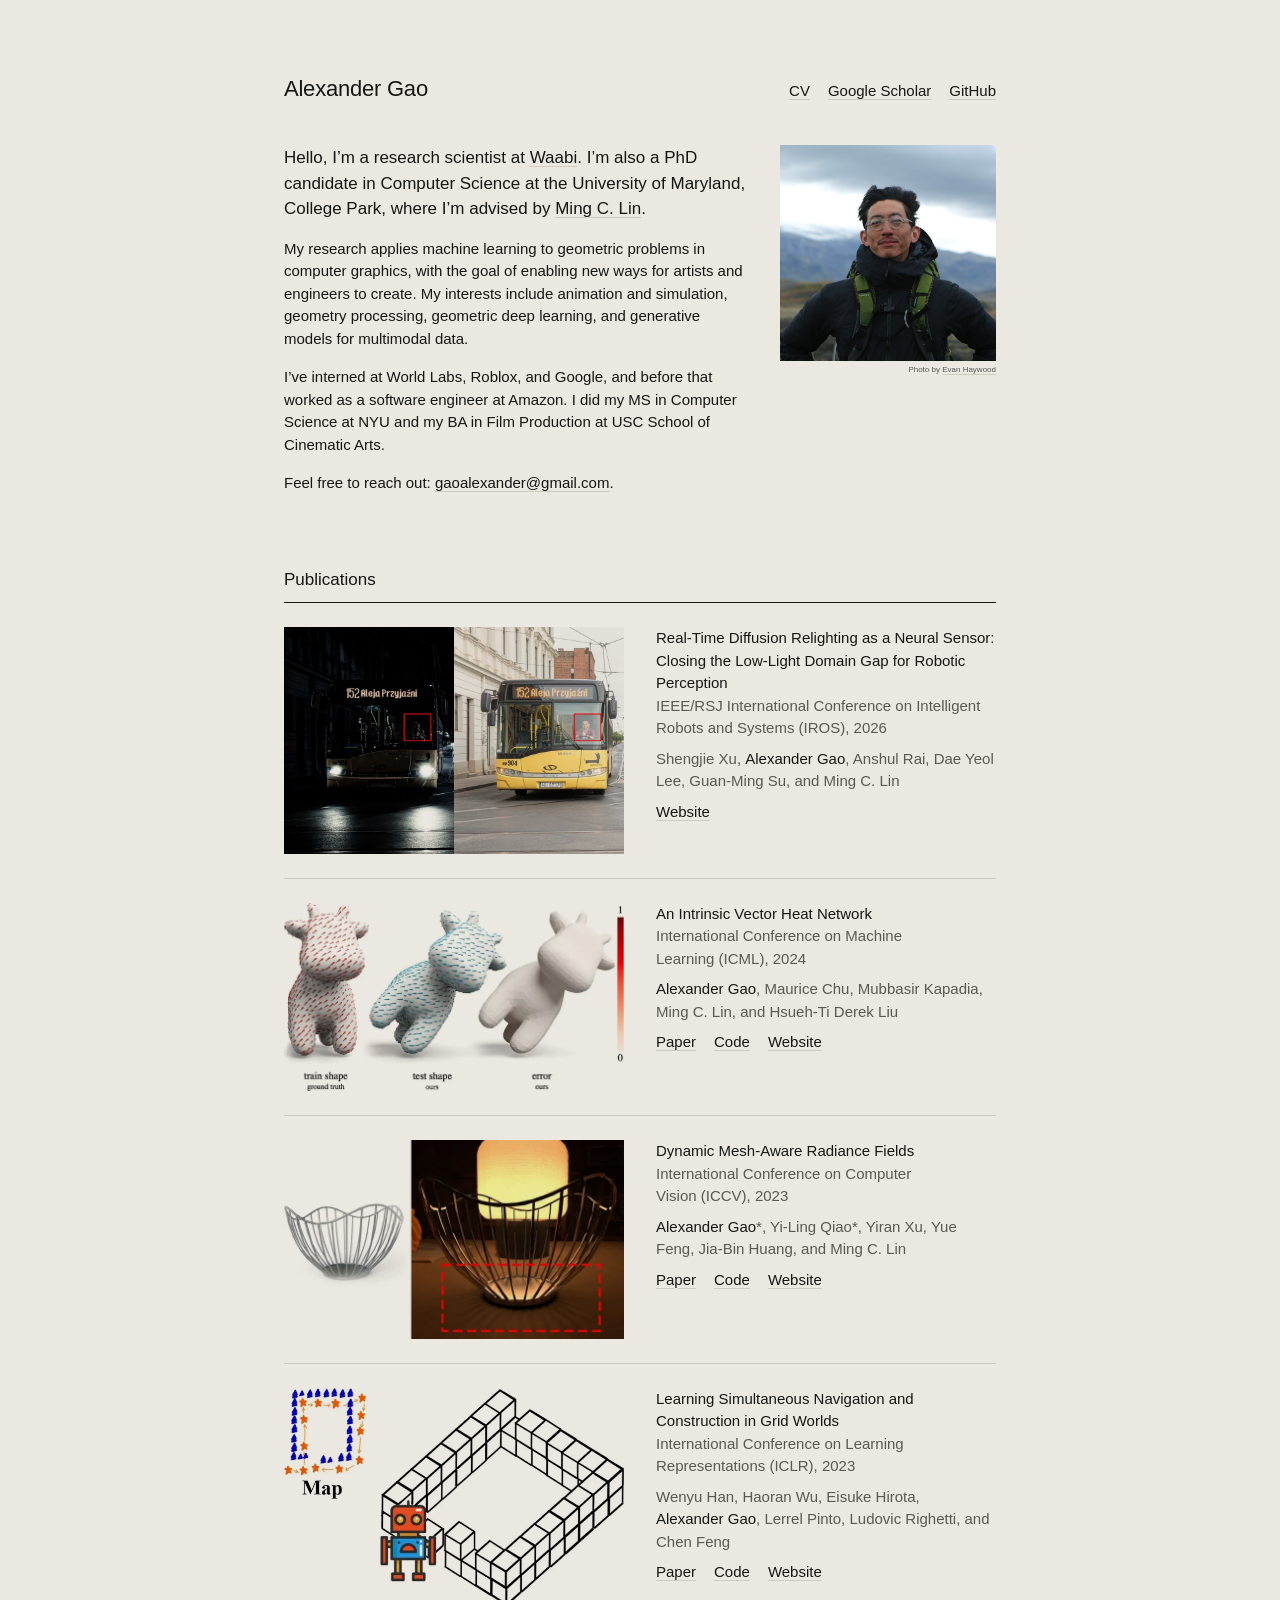
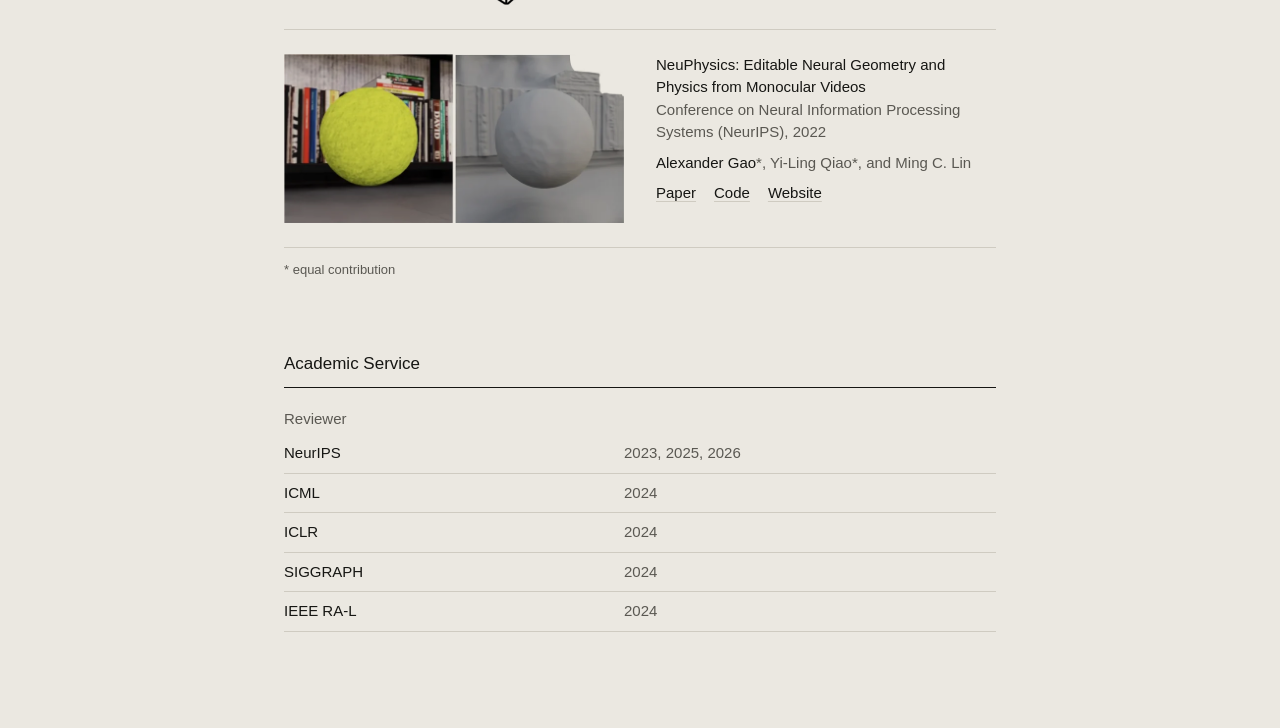
<file: index.html>
<!DOCTYPE html>
<html lang="en">
<head>
    <meta charset="UTF-8">
    <meta name="viewport" content="width=device-width, initial-scale=1">
    <meta name="theme-color" content="#ebe8e1">
    <meta name="color-scheme" content="light">
    <title>Alexander Gao</title>
    <meta name="author" content="Alexander Gao">
    <meta name="description" content="Alexander Gao. Research on machine learning for geometry, animation, simulation, and computer graphics.">
    <meta property="og:title" content="Alexander Gao">
    <meta property="og:description" content="Research on machine learning for geometry, animation, simulation, and computer graphics.">
    <meta property="og:image" content="https://gaoalexander.github.io/images/profile.jpg">
    <meta property="og:url" content="https://gaoalexander.github.io/">
    <meta property="og:type" content="website">
    <link rel="stylesheet" href="stylesheet.css">
    <link rel="icon" type="image/png" href="images/favicon.png">
</head>

<body>
<main>
    <header>
        <h1>Alexander Gao</h1>
        <nav>
            <a href="data/AlexanderGao_CV.pdf">CV</a>
            <a href="https://scholar.google.com/citations?user=uoNPrRUAAAAJ">Google Scholar</a>
            <a href="https://github.com/gaoalexander/">GitHub</a>
        </nav>
    </header>

    <section class="intro">
        <div class="text">
            <p>Hello, I’m a research scientist at <a href="https://waabi.ai/">Waabi</a>. I’m also a PhD candidate in
               Computer Science at the University of Maryland, College Park, where I’m advised by
               <a href="https://www.cs.umd.edu/~lin/">Ming C. Lin</a>.</p>
            <p>My research applies machine learning to geometric problems in computer graphics, with the
               goal of enabling new ways for artists and engineers to create. My interests include
               animation and simulation, geometry processing, geometric deep learning, and generative
               models for multimodal data.</p>
            <p>I’ve interned at World Labs, Roblox, and Google, and before that worked as a software
               engineer at Amazon. I did my MS in Computer Science at NYU and my BA in Film Production
               at USC School of Cinematic Arts.</p>
            <p>Feel free to reach out: <a href="mailto:gaoalexander@gmail.com">gaoalexander@gmail.com</a>.</p>
        </div>
        <figure>
            <img src="images/profile.jpg" alt="Alexander Gao in Iceland" width="800" height="800">
            <figcaption>Photo by <a href="https://www.blackramsound.com/about-3">Evan Haywood</a></figcaption>
        </figure>
    </section>

    <h2>Publications</h2>

    <article class="pub">
        <a class="thumb" href="https://shengjie-xu.com/conferences/2026_IROS_neural-sensor/">
            <img src="images/relighting.webp" alt="A bus at night, dark on the left and relit by the diffusion model on the right">
        </a>
        <div class="body">
            <a class="title" href="https://shengjie-xu.com/conferences/2026_IROS_neural-sensor/">Real-Time Diffusion Relighting as a Neural Sensor: Closing the <span class="nowrap">Low-Light</span> Domain Gap for Robotic Perception</a>
            <div class="venue">IEEE/RSJ International Conference on Intelligent Robots and Systems (IROS),&nbsp;2026</div>
            <p class="authors">Shengjie Xu, <b>Alexander Gao</b>, Anshul Rai, Dae Yeol Lee, Guan-Ming Su, and Ming C. Lin</p>
            <div class="links">
                <a href="https://shengjie-xu.com/conferences/2026_IROS_neural-sensor/">Website</a>
            </div>
        </div>
    </article>

    <article class="pub">
        <a class="thumb" href="https://gaoalexander.github.io/vector-heat-network/">
            <img src="images/vhn.webp" alt="Vector fields on a train shape, a test shape, and an error map">
        </a>
        <div class="body">
            <a class="title" href="https://gaoalexander.github.io/vector-heat-network/">An Intrinsic Vector Heat Network</a>
            <div class="venue">International Conference on Machine Learning (ICML),&nbsp;2024</div>
            <p class="authors"><b>Alexander Gao</b>, Maurice Chu, Mubbasir Kapadia, Ming C. Lin, and Hsueh-Ti Derek Liu</p>
            <div class="links">
                <a href="https://arxiv.org/abs/2406.09648">Paper</a>
                <a href="https://github.com/gaoalexander/vector-heat-net/">Code</a>
                <a href="https://gaoalexander.github.io/vector-heat-network/">Website</a>
            </div>
        </div>
    </article>

    <article class="pub">
        <a class="thumb" href="https://mesh-aware-rf.github.io/">
            <img src="images/dmrf.webp" alt="A wireframe lamp mesh and its rendering inside a radiance field">
        </a>
        <div class="body">
            <a class="title" href="https://mesh-aware-rf.github.io/">Dynamic Mesh-Aware Radiance Fields</a>
            <div class="venue">International Conference on Computer Vision (ICCV),&nbsp;2023</div>
            <p class="authors"><b>Alexander Gao</b>*, Yi-Ling Qiao*, Yiran Xu, Yue Feng, Jia-Bin Huang, and Ming C. Lin</p>
            <div class="links">
                <a href="https://arxiv.org/abs/2309.04581">Paper</a>
                <a href="https://github.com/YilingQiao/DMRF">Code</a>
                <a href="https://mesh-aware-rf.github.io/">Website</a>
            </div>
        </div>
    </article>

    <article class="pub">
        <a class="thumb" href="https://ai4ce.github.io/SNAC_ICLR/">
            <img src="images/snac.webp" alt="A robot building a structure of blocks from a map">
        </a>
        <div class="body">
            <a class="title" href="https://ai4ce.github.io/SNAC_ICLR/">Learning Simultaneous Navigation and Construction in Grid Worlds</a>
            <div class="venue">International Conference on Learning Representations (ICLR),&nbsp;2023</div>
            <p class="authors">Wenyu Han, Haoran Wu, Eisuke Hirota, <b>Alexander Gao</b>, Lerrel Pinto, Ludovic Righetti, and Chen Feng</p>
            <div class="links">
                <a href="https://openreview.net/forum?id=NEtep2C7yD">Paper</a>
                <a href="https://github.com/ai4ce/SNAC">Code</a>
                <a href="https://ai4ce.github.io/SNAC_ICLR/">Website</a>
            </div>
        </div>
    </article>

    <article class="pub">
        <a class="thumb" href="https://sites.google.com/view/neuphysics">
            <img src="images/neuphysics.webp" alt="A tennis ball in a video frame and its reconstructed geometry">
        </a>
        <div class="body">
            <a class="title" href="https://sites.google.com/view/neuphysics">NeuPhysics: Editable Neural Geometry and Physics from Monocular&nbsp;Videos</a>
            <div class="venue">Conference on Neural Information Processing Systems (NeurIPS),&nbsp;2022</div>
            <p class="authors"><b>Alexander Gao</b>*, Yi-Ling Qiao*, and Ming C. Lin</p>
            <div class="links">
                <a href="https://arxiv.org/abs/2210.12352">Paper</a>
                <a href="https://github.com/gaoalexander/neuphysics">Code</a>
                <a href="https://sites.google.com/view/neuphysics">Website</a>
            </div>
        </div>
    </article>
    <p class="footnote">* equal contribution</p>

    <h2>Academic Service</h2>
    <p class="service-lead">Reviewer</p>
    <dl class="service">
        <dt>NeurIPS</dt><dd>2023, 2025, 2026</dd>
        <dt>ICML</dt><dd>2024</dd>
        <dt>ICLR</dt><dd>2024</dd>
        <dt>SIGGRAPH</dt><dd>2024</dd>
        <dt>IEEE RA-L</dt><dd>2024</dd>
    </dl>

</main>
</body>
</html>
</file>
<file: stylesheet.css>
:root {
  --ink: #161613;
  --ink-2: #5a5852;
  --hair: #cfcbc1;
  --ground: #ebe8e1;
  --accent: #ff4a00;
}

body {
  margin: 0;
  background: var(--ground);
  color: var(--ink);
  font-family: 'Helvetica Neue', Helvetica, Arial, sans-serif;
  font-size: 15px;
  line-height: 1.5;
  -webkit-font-smoothing: antialiased;
}

main {
  max-width: 712px;
  margin: 0 auto;
  padding: 72px 40px 96px;
}

p {
  margin: 0;
}

a {
  color: inherit;
  text-decoration: underline;
  text-decoration-thickness: 1px;
  text-underline-offset: 3px;
  text-decoration-color: var(--hair);
}

a:hover {
  color: var(--accent);
  text-decoration-color: var(--accent);
}

a:focus-visible {
  outline: 2px solid var(--accent);
  outline-offset: 2px;
}

::selection {
  background: #ffd3bf;
  color: var(--ink);
}

img {
  display: block;
  max-width: 100%;
  height: auto;
}

header {
  display: flex;
  justify-content: space-between;
  align-items: baseline;
  gap: 24px;
  flex-wrap: wrap;
}

h1 {
  margin: 0;
  font-size: 22px;
  font-weight: 500;
  letter-spacing: -0.01em;
}

h1 a {
  text-decoration: none;
}

header nav {
  display: flex;
  gap: 18px;
}

.intro {
  display: grid;
  grid-template-columns: 1fr 216px;
  gap: 32px;
  margin-top: 40px;
  align-items: start;
}

.intro .text {
  display: grid;
  gap: 16px;
  text-wrap: pretty;
}

.intro .text p:first-child {
  font-size: 17px;
}

figure {
  margin: 0;
  position: relative;
}

figcaption {
  position: absolute;
  top: 100%;
  right: 0;
  margin-top: 5px;
  font-size: 8px;
  line-height: 1;
  color: var(--ink-2);
}

figcaption a {
  text-underline-offset: 2px;
}

h2 {
  margin: 72px 0 0;
  font-size: 17px;
  font-weight: 500;
  padding-bottom: 10px;
  border-bottom: 1px solid var(--ink);
}

.pub {
  display: grid;
  grid-template-columns: 340px 1fr;
  gap: 12px 32px;
  padding: 24px 0;
  border-bottom: 1px solid var(--hair);
  align-items: start;
  font-variant-numeric: tabular-nums;
}

.pub .thumb {
  text-decoration: none;
}

.pub .thumb img {
  width: 100%;
  height: auto;
  mix-blend-mode: multiply;
}

.pub .title {
  font-weight: 500;
  text-decoration: none;
  text-wrap: pretty;
}

.pub .title:hover {
  text-decoration: underline;
}

.pub .authors b,
.pub .title,
.service dt {
  transition: color 0.1s;
}

.pub .venue,
.pub .authors {
  color: var(--ink-2);
  text-wrap: pretty;
}

.pub .authors {
  margin-top: 8px;
}

.pub .authors b {
  color: var(--ink);
  font-weight: 500;
}

.pub .links {
  margin-top: 8px;
  display: flex;
  gap: 18px;
}

.service-lead {
  margin-top: 20px;
  color: var(--ink-2);
}

.service {
  display: grid;
  grid-template-columns: 340px 1fr;
  margin: 4px 0 0;
  font-variant-numeric: tabular-nums;
}

.service dt,
.service dd {
  margin: 0;
  padding: 8px 0;
  border-bottom: 1px solid var(--hair);
}

.service dd {
  color: var(--ink-2);
}

.service dt {
  padding-right: 32px;
}

.nowrap {
  white-space: nowrap;
}

.footnote {
  margin-top: 12px;
  font-size: 13px;
  color: var(--ink-2);
}

@media (max-width: 720px) {
  main {
    padding: 40px 20px 64px;
  }

  h2 {
    margin-top: 56px;
  }

  .intro {
    grid-template-columns: 1fr;
    gap: 24px;
  }

  .intro figure {
    order: -1;
  }

  .service {
    grid-template-columns: 140px 1fr;
  }

  .pub {
    grid-template-columns: 1fr;
  }

}
</file>
